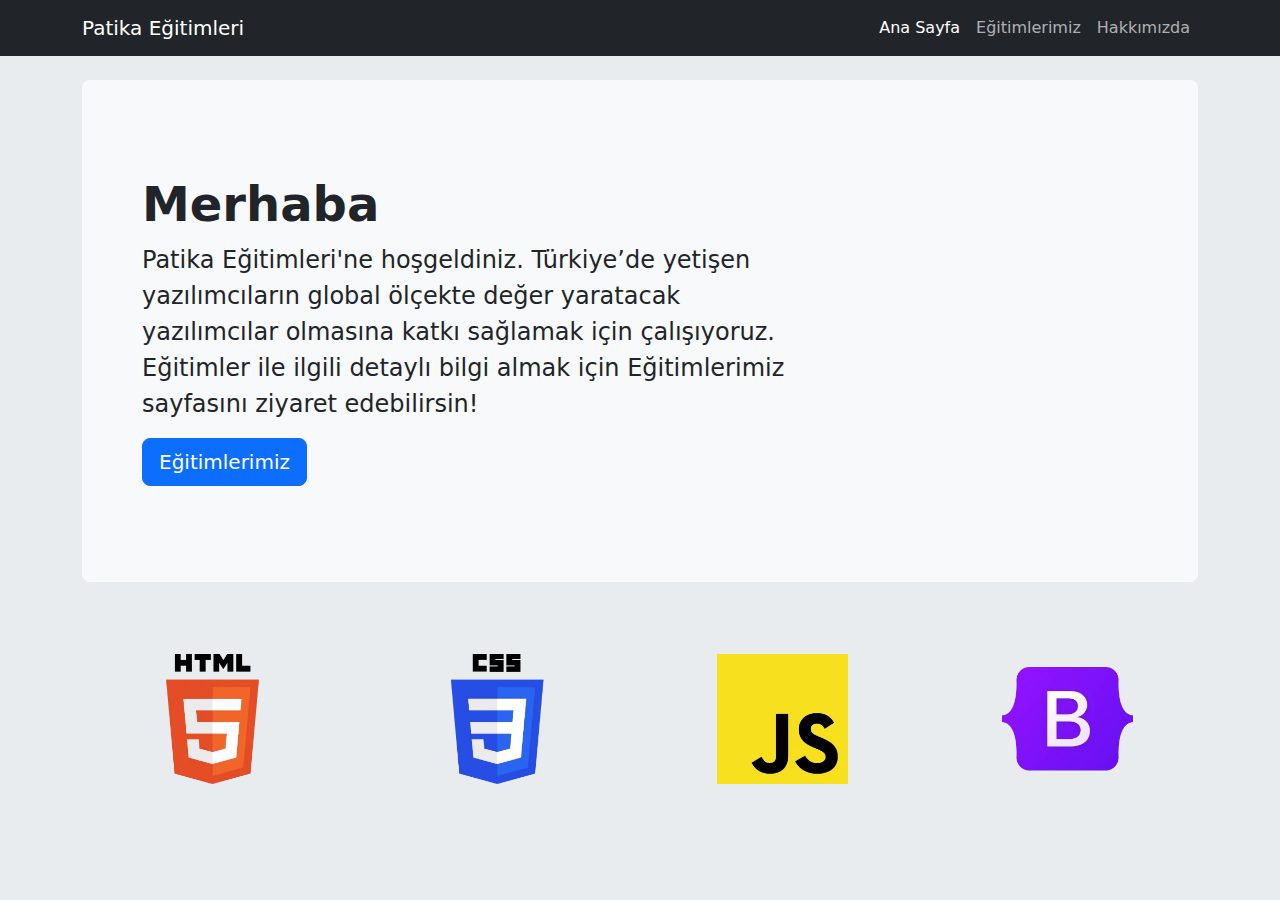
<file: index.html>
<!doctype html>
<html lang="tr">

<head>
    <meta charset="utf-8">
    <meta name="viewport" content="width=device-width, initial-scale=1">
    <title>Kodluyoruz Eğitimler
    </title>
    <link href="./css/bootstrap.min.css" rel="stylesheet">
    <link rel="stylesheet" href="css/style.css">
</head>

<body class="bg-color">
    <nav class="navbar navbar-expand-lg bg-dark " data-bs-theme="dark">
        <div class="container">
            <a class="navbar-brand" href="#">Patika Eğitimleri</a>
            <button class="navbar-toggler" type="button" data-bs-toggle="collapse"
                data-bs-target="#navbarSupportedContent" aria-controls="navbarSupportedContent" aria-expanded="false"
                aria-label="Toggle navigation">
                <span class="navbar-toggler-icon"></span>
            </button>
            <div class="collapse navbar-collapse" id="navbarSupportedContent">
                <ul class="navbar-nav  ms-auto mb-2 mb-lg-0 ">
                    <li class="nav-item">
                        <a class="nav-link active" aria-current="page" href="index.html">Ana Sayfa</a>
                    </li>
                    <li class="nav-item ">
                        <a class="nav-link" href="egitimlerimiz.html">Eğitimlerimiz</a>
                    </li>
                    <li class="nav-item ">
                        <a class="nav-link" href="hakkimizda.html">Hakkımızda</a>
                    </li>
                </ul>
            </div>
        </div>
    </nav>

    <div class="container py-4">
        <div class="p-5 mb-4 bg-body-tertiary rounded-3 ">
            <div class="container-fluid py-5">
                <h1 class="display-5 fw-bold"> Merhaba</h1>
                <p class="col-md-8 fs-4">Patika Eğitimleri'ne hoşgeldiniz.
                    Türkiye’de yetişen yazılımcıların global ölçekte değer yaratacak yazılımcılar olmasına katkı
                    sağlamak için çalışıyoruz.
                    Eğitimler ile ilgili detaylı bilgi almak için Eğitimlerimiz sayfasını ziyaret edebilirsin! </p>

                <a class="btn btn-primary btn-lg" href="egitimlerimiz.html" role="button">Eğitimlerimiz</a>
            </div>
        </div>
    </div>

    <div class="container py-4 center">
        <div class="row">
            <div class="col">
                <img src="img/html.webp" style="width: 50%;">
            </div>
            <div class="col">
                <img src="img/css.webp" style="width: 50%;">
            </div>
            <div class="col">
                <img src="img/js.webp" style="width: 50%;">
            </div>
            <div class="col">
                <img src="img/Bootstrap.webp" style="width: 50%;">
            </div>
        </div>
    </div>

    <script src="./js/bootstrap.bundle.min.js"></script>
</body>

</html>
</file>
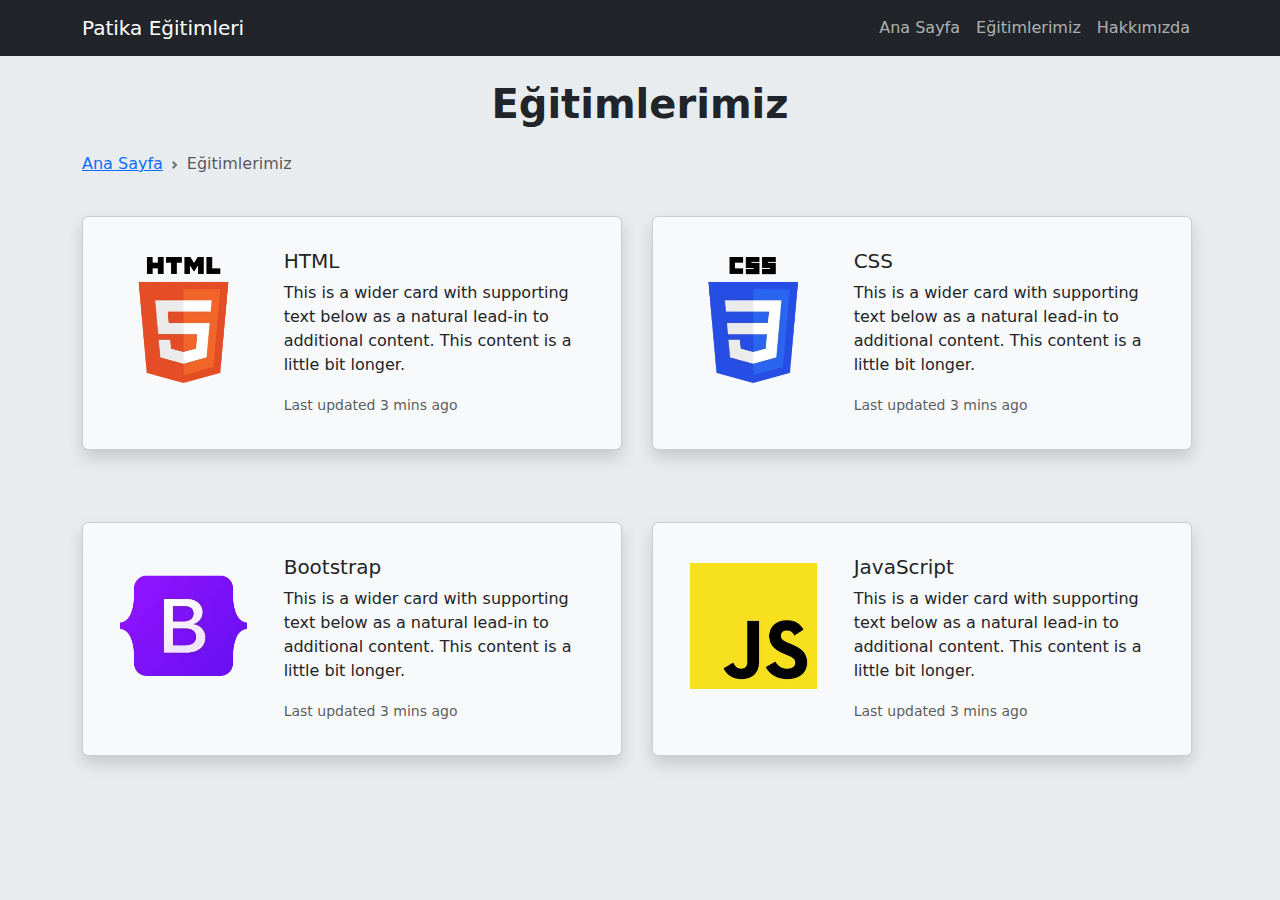
<file: egitimlerimiz.html>
<!doctype html>
<html lang="tr">

<head>
    <meta charset="utf-8">
    <meta name="viewport" content="width=device-width, initial-scale=1">
    <title>Kodluyoruz Eğitimler
    </title>
    <link href="./css/bootstrap.min.css" rel="stylesheet">
    <link rel="stylesheet" href="css/style.css">
</head>

<body class="bg-color">
    <nav class="navbar navbar-expand-lg bg-dark " data-bs-theme="dark">
        <div class="container">
            <a class="navbar-brand" href="#">Patika Eğitimleri</a>
            <button class="navbar-toggler" type="button" data-bs-toggle="collapse"
                data-bs-target="#navbarSupportedContent" aria-controls="navbarSupportedContent" aria-expanded="false"
                aria-label="Toggle navigation">
                <span class="navbar-toggler-icon"></span>
            </button>
            <div class="collapse navbar-collapse" id="navbarSupportedContent">
                <ul class="navbar-nav  ms-auto mb-2 mb-lg-0 ">
                    <li class="nav-item">
                        <a class="nav-link " aria-current="page" href="index.html">Ana Sayfa</a>
                    </li>
                    <li class="nav-item active">
                        <a class="nav-link" href="egitimlerimiz.html">Eğitimlerimiz</a>
                    </li>

                    <li class="nav-item">
                        <a class="nav-link" href="hakkimizda.html">Hakkımızda</a>
                    </li>
                </ul>

            </div>
        </div>
    </nav>

    <h1 class="display-6 fw-bold center mt-4"> Eğitimlerimiz</h1>
    <div class="container mt-4 ">
        <nav style="--bs-breadcrumb-divider: url(&#34;data:image/svg+xml,%3Csvg xmlns='http://www.w3.org/2000/svg' width='8' height='8'%3E%3Cpath d='M2.5 0L1 1.5 3.5 4 1 6.5 2.5 8l4-4-4-4z' fill='%236c757d'/%3E%3C/svg%3E&#34;);"
            aria-label="breadcrumb">
            <ol class="breadcrumb ">
                <li class="breadcrumb-item"><a href="index.html">Ana Sayfa</a></li>
                <li class="breadcrumb-item active" aria-current="page">Eğitimlerimiz</li>
            </ol>
        </nav>

    </div>

    <div class="container">
        <div class="row">
            <div class="col-lg-6">
                <div class="card mb-3 mt-4 shadow p-3 mb-5 bg-body-tertiary rounded" style="max-width: 540px;">
                    <div class="row g-0">
                        <div class="col-md-4 center mt-4">
                            <img src="img/html.webp" alt="..." style="width: 75%;">
                        </div>
                        <div class="col-md-8">
                            <div class="card-body">
                                <h5 class="card-title ">HTML</h5>
                                <p class="card-text">This is a wider card with supporting text below as a natural
                                    lead-in to
                                    additional content. This content is a little bit longer.</p>
                                <p class="card-text"><small class="text-body-secondary">Last updated 3 mins ago</small>
                                </p>
                            </div>
                        </div>
                    </div>
                </div>
            </div>

            <div class="col-lg-6">
                <div class="card mb-3 mt-4 shadow p-3 mb-5 bg-body-tertiary rounded" style="max-width: 540px;">
                    <div class="row g-0">
                        <div class="col-md-4 center mt-4 ">
                            <img src="img/css.webp" alt="..." style="width: 75%;">
                        </div>
                        <div class="col-md-8">
                            <div class="card-body">
                                <h5 class="card-title">CSS</h5>
                                <p class="card-text">This is a wider card with supporting text below as a natural
                                    lead-in to
                                    additional content. This content is a little bit longer.</p>
                                <p class="card-text"><small class="text-body-secondary">Last updated 3 mins ago</small>
                                </p>
                            </div>
                        </div>
                    </div>
                </div>
            </div>

        </div>

        <div class="row">
            <div class="col-lg-6">
                <div class="card mb-3 mt-4 shadow p-3 mb-5 bg-body-tertiary rounded" style="max-width: 540px;">
                    <div class="row g-0">
                        <div class="col-md-4 center mt-4">
                            <img src="img/Bootstrap.webp" alt="..." style="width: 75%;">
                        </div>
                        <div class="col-md-8">
                            <div class="card-body">
                                <h5 class="card-title">Bootstrap</h5>
                                <p class="card-text">This is a wider card with supporting text below as a natural
                                    lead-in to
                                    additional content. This content is a little bit longer.</p>
                                <p class="card-text"><small class="text-body-secondary">Last updated 3 mins ago</small>
                                </p>
                            </div>
                        </div>
                    </div>
                </div>
            </div>

            <div class="col-lg-6">
                <div class="card mb-3 mt-4 shadow p-3 mb-2 bg-body-tertiary rounded" style="max-width: 540px;">
                    <div class="row g-0">
                        <div class="col-md-4 center mt-4">
                            <img src="img/js.webp" alt="..." style="width: 75%;">
                        </div>
                        <div class="col-md-8">
                            <div class="card-body">
                                <h5 class="card-title">JavaScript</h5>
                                <p class="card-text">This is a wider card with supporting text below as a natural
                                    lead-in to
                                    additional content. This content is a little bit longer.</p>
                                <p class="card-text"><small class="text-body-secondary">Last updated 3 mins ago</small>
                                </p>
                            </div>
                        </div>
                    </div>
                </div>
            </div>
        </div>
    </div>

    <script src="./js/bootstrap.bundle.min.js"></script>
</body>
</html>
</file>
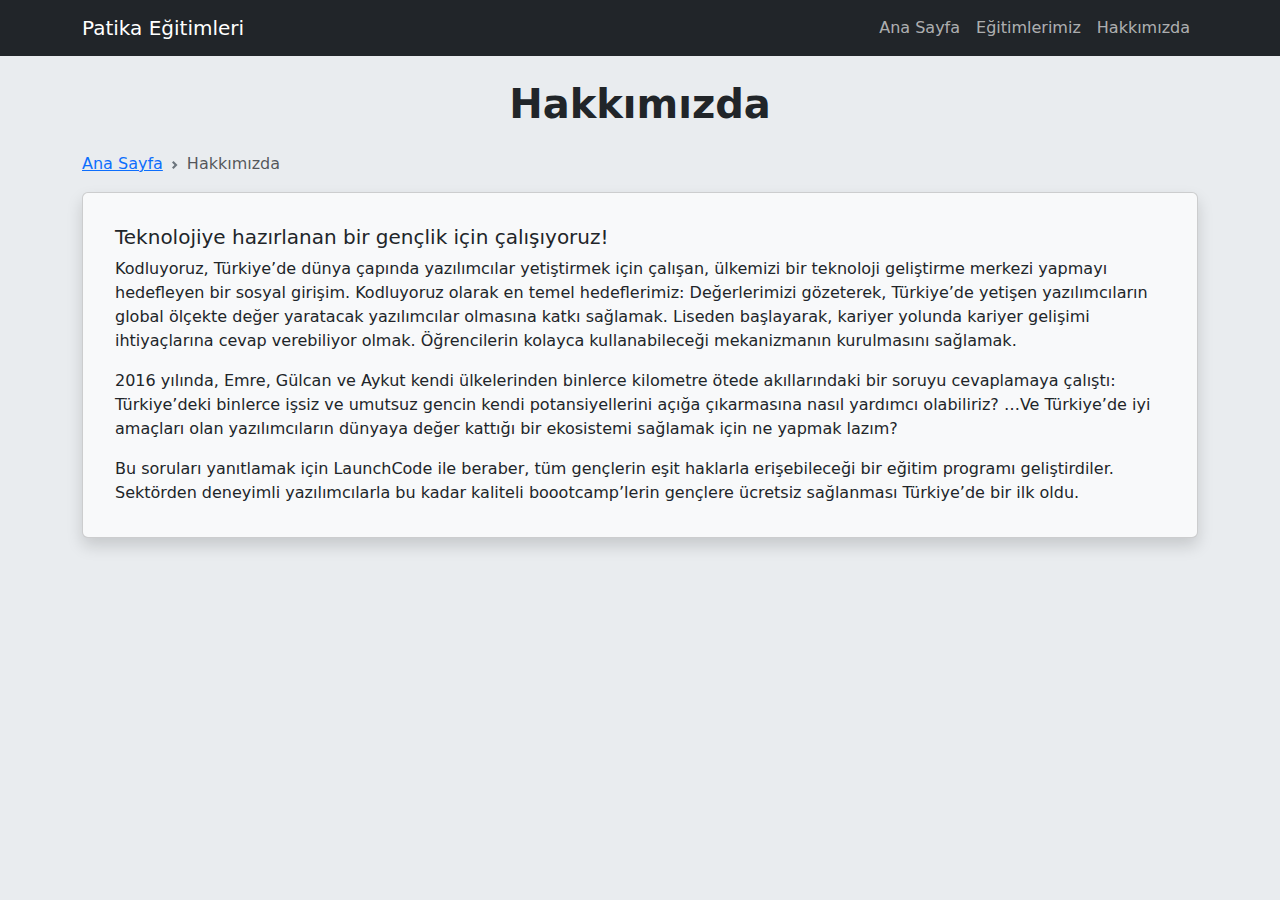
<file: hakkimizda.html>
<!doctype html>
<html lang="tr">

<head>
    <meta charset="utf-8">
    <meta name="viewport" content="width=device-width, initial-scale=1">
    <title>Kodluyoruz Eğitimler
    </title>
    <link href="./css/bootstrap.min.css" rel="stylesheet">
    <link rel="stylesheet" href="css/style.css">
</head>

<body class="bg-color">
    <nav class="navbar navbar-expand-lg bg-dark " data-bs-theme="dark">
        <div class="container">
            <a class="navbar-brand" href="#">Patika Eğitimleri</a>
            <button class="navbar-toggler" type="button" data-bs-toggle="collapse"
                data-bs-target="#navbarSupportedContent" aria-controls="navbarSupportedContent" aria-expanded="false"
                aria-label="Toggle navigation">
                <span class="navbar-toggler-icon"></span>
            </button>
            <div class="collapse navbar-collapse" id="navbarSupportedContent">
                <ul class="navbar-nav  ms-auto mb-2 mb-lg-0 ">
                    <li class="nav-item">
                        <a class="nav-link " aria-current="page" href="index.html">Ana Sayfa</a>
                    </li>
                    <li class="nav-item ">
                        <a class="nav-link" href="egitimlerimiz.html">Eğitimlerimiz</a>
                    </li>
                    <li class="nav-item active">
                        <a class="nav-link" href="hakkimizda.html">Hakkımızda</a>
                    </li>
                </ul>

            </div>
        </div>
    </nav>
    <h1 class="display-6 fw-bold center mt-4"> Hakkımızda</h1>
    <div class="container mt-4 ">
        <nav style="--bs-breadcrumb-divider: url(&#34;data:image/svg+xml,%3Csvg xmlns='http://www.w3.org/2000/svg' width='8' height='8'%3E%3Cpath d='M2.5 0L1 1.5 3.5 4 1 6.5 2.5 8l4-4-4-4z' fill='%236c757d'/%3E%3C/svg%3E&#34;);"
            aria-label="breadcrumb">
            <ol class="breadcrumb ">
                <li class="breadcrumb-item"><a href="index.html">Ana Sayfa</a></li>
                <li class="breadcrumb-item active" aria-current="page">Hakkımızda</li>
            </ol>
        </nav>
    </div>

    <div class="container">
        <div class="card shadow p-3 mb-5 bg-body-tertiary rounded">
            <div class="card-body">
                <h5 class="card-title">
                    Teknolojiye hazırlanan bir gençlik için çalışıyoruz!
                </h5>
                <p class="card-text">Kodluyoruz, Türkiye’de dünya çapında yazılımcılar yetiştirmek için çalışan,
                    ülkemizi bir teknoloji geliştirme merkezi yapmayı hedefleyen bir sosyal girişim.
                    Kodluyoruz olarak en temel hedeflerimiz:
                    Değerlerimizi gözeterek, Türkiye’de yetişen yazılımcıların global ölçekte değer yaratacak
                    yazılımcılar olmasına katkı sağlamak.
                    Liseden başlayarak, kariyer yolunda kariyer gelişimi ihtiyaçlarına cevap verebiliyor olmak.
                    Öğrencilerin kolayca kullanabileceği mekanizmanın kurulmasını sağlamak.
                </p>
                <p class="card-text">2016 yılında, Emre, Gülcan ve Aykut kendi ülkelerinden binlerce kilometre ötede
                    akıllarındaki bir soruyu cevaplamaya çalıştı: Türkiye’deki binlerce işsiz ve umutsuz gencin kendi
                    potansiyellerini açığa çıkarmasına nasıl yardımcı olabiliriz? …Ve Türkiye’de iyi amaçları olan
                    yazılımcıların dünyaya değer kattığı bir ekosistemi sağlamak için ne yapmak lazım?
                </p>
                <p class="card-text">Bu soruları yanıtlamak için LaunchCode ile beraber, tüm gençlerin eşit haklarla
                    erişebileceği bir eğitim programı geliştirdiler. Sektörden deneyimli yazılımcılarla bu kadar
                    kaliteli boootcamp’lerin gençlere ücretsiz sağlanması Türkiye’de bir ilk oldu.
                </p>
            </div>
        </div>
    </div>
    <script src="./js/bootstrap.bundle.min.js"></script>
</body>
</html>
</file>
<file: css/style.css>
.bg-color{
    background-color: #E9ECEF;
}

.center{
    text-align: center;
   
}
</file>
